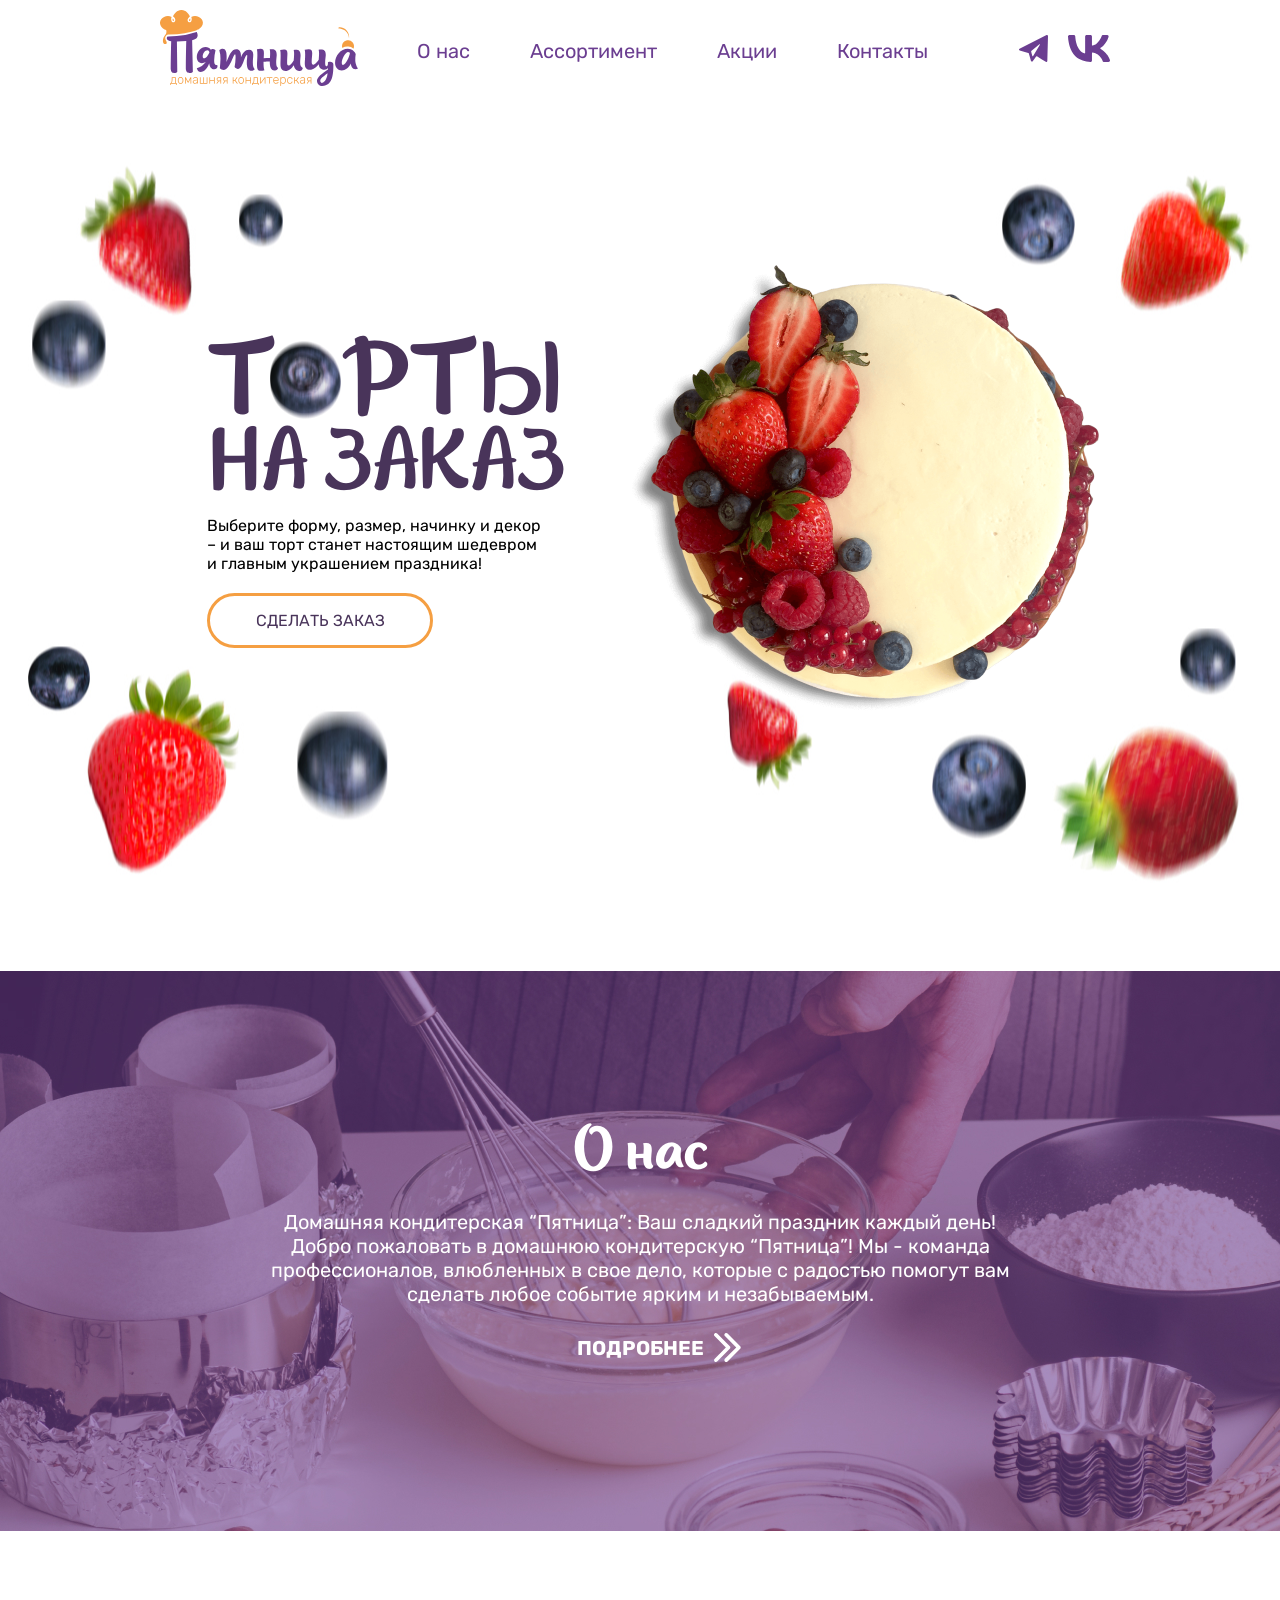
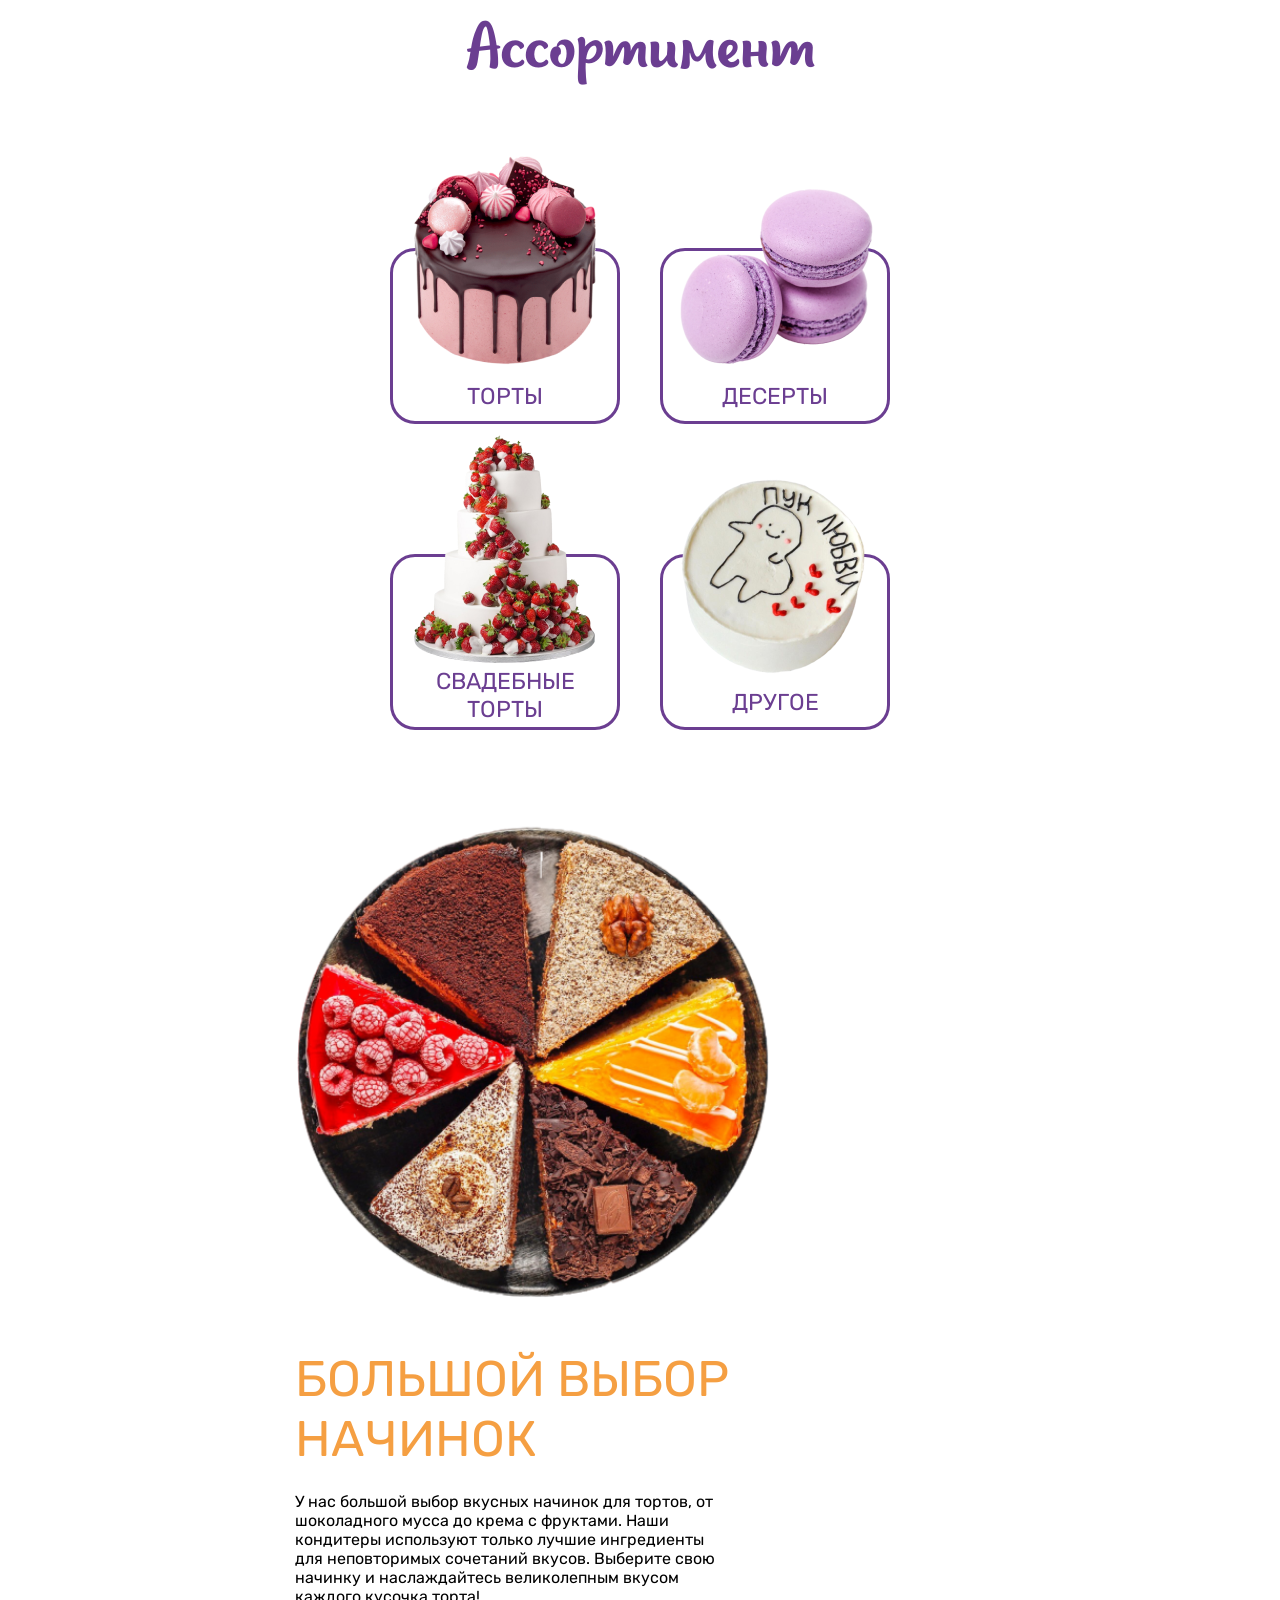
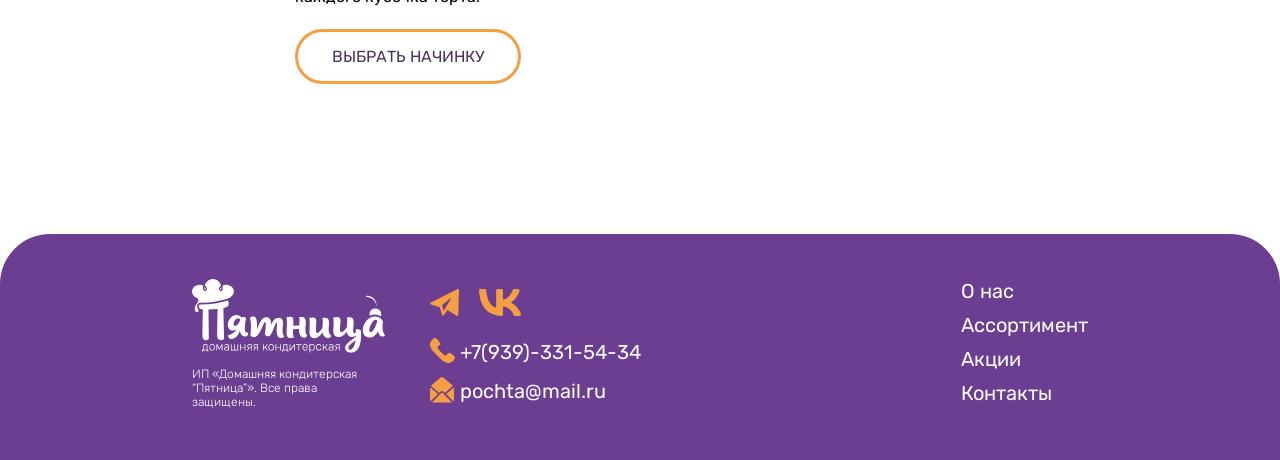
<file: index.html>
<!DOCTYPE HTML>
<html lang="ru">
  <head>
    <meta charset="UTF-8">
    <title>Домашняя кондитерская "Пятница"</title>
    <link rel="stylesheet" type="text/css" href="css/style.css" />
    <link rel="preconnect" href="https://fonts.googleapis.com">
    <link rel="preconnect" href="https://fonts.gstatic.com" crossorigin>
    <link rel="stylesheet" type="text/css" href="css/fonts.css" />
    <link href="https://fonts.googleapis.com/css2?family=Rubik:ital,wght@0,300..900;1,300..900&display=swap" rel="stylesheet">
  </head>
  <body class="page">
    <header class="page-header">
      <nav class="main-nav">
        <a href="index.html" class="logo">
          <img src="img/logo.svg" alt="Логотип Пятница" width="198" height="76">
        </a>
        <ul class="site-navigation">
          <li class="site-navigation-item">
            <a href="about.html">О нас</a>
          </li>
          <li class="site-navigation-item">
            <a href="catalog.html">Ассортимент</a>
          </li>
          <li class="site-navigation-item">
            <a href="sales.html">Акции</a>
          </li>
          <li class="site-navigation-item">
            <a href="contacts.html">Контакты</a>
          </li>
        </ul>
        <ul class="soc-icons">
          <li class="nav-telegram">
            <a href="#"><img src="img/tg.svg" alt="Телеграм"></a>
          </li>
          <li class="nav-vkontakte">
            <a href="#"><img src="img/vk.svg" alt="Вконтакте"></a>
          </li>
        </ul>
      </nav>
      <section class="hero">
        <div class="hero-text">
          <h1><span class="hero-big">Т<span class="invise">О</span>РТЫ</span> НА ЗАКАЗ</h1>
          <p class="hero-info">
            Выберите форму, размер, начинку и декор – и ваш торт станет настоящим шедевром и главным украшением праздника!
          </p>
          <button type="button" name="button-order" class="button-order" id="button-order">СДЕЛАТЬ ЗАКАЗ</button>
        </div>
        <div class="hero-img">
          <img src="img/index_cake.png" alt="Торт">
        </div>
      </section>
    </header>
    <main class="main-content">
      <section class="about-us">
          <div class="about-us-content">
            <h2>О нас</h2>
            <p class="about-us-text">
              Домашняя кондитерская “Пятница”: Ваш сладкий праздник каждый день! Добро пожаловать в домашнюю кондитерскую “Пятница”! Мы - команда профессионалов, влюбленных в свое дело, которые с радостью помогут вам сделать любое событие ярким и незабываемым.
            </p>
            <button type="button" name="button-about" class="button-about" id="button-about">ПОДРОБНЕЕ</button>
          </div>
      </section>
      <section class="catalog">
          <h2>Ассортимент</h2>
          <ul class="catalog-cards">
            <li class="catalog-card">
              <button type="button" name="button-catalog" class="button-catalog" id="button-catalog-cakes"><p class="catalog-text">ТОРТЫ</p>
              </button>
            </li>
            <li class="catalog-card">
              <button type="button" name="button-catalog" class="button-catalog" id="button-catalog-desserts"><p class="catalog-text">ДЕСЕРТЫ</p>
              </button>
            </li>
            <li class="catalog-card">
              <button type="button" name="button-catalog" class="button-catalog" id="button-catalog-marry-cakes"><p class="catalog-text">СВАДЕБНЫЕ ТОРТЫ</p>
              </button>
            </li>
            <li class="catalog-card">
              <button type="button" name="button-catalog" class="button-catalog" id="button-catalog-another"><p class="catalog-text">ДРУГОЕ</p>
              </button>
            </li> 
          </ul>
          <div class="catalog-fillings">
            <img src="img/index_nach.png" alt="Начинки" width="520">
            <div class="catalog-fillings-text">
              <h3>БОЛЬШОЙ ВЫБОР НАЧИНОК</h3>
            <p>
              У нас большой выбор вкусных начинок для тортов, от шоколадного мусса до крема с фруктами. Наши кондитеры используют только лучшие ингредиенты для неповторимых сочетаний вкусов. Выберите свою начинку и наслаждайтесь великолепным вкусом каждого кусочка торта!
            </p>
            <button type="button" name="button-order" class="button-order" id="button-catalog-filling">ВЫБРАТЬ НАЧИНКУ</button>
            </div>
          </div>
      </section>
    </main>
    <footer class="main-footer">
      <div class="copyright">
        <a href="index.html" class="logo">
          <img src="img/footer_logo.svg" alt="Логотип Пятница">
        </a>
          <p class="copyright-text">ИП «Домашняя кондитерская “Пятница”». Все права защищены.</p>
        </div>
        <div class="footer_contacts">
          <ul class="soc-icons">
            <li class="footer-telegram">
              <a href="#"><img src="img/footer_tg.svg" alt="Телеграм"></a>
            </li>
            <li class="footer-vkontakte">
              <a href="#"><img src="img/footer_vk.svg" alt="Вконтакте"></a>
            </li>
          </ul>
          <ul class="footer_phone-email">
            <li class="footer_phone">
              <a href="tel:+79393315434">+7(939)-331-54-34</a>
            </li>
            <li class="footer_email"> 
              <a href="mailto:pochta@mail.ru">pochta@mail.ru</a>
            </li>
          </ul>
        </div>
          <ul class="footer_site-navigation">
          <li class="footer_site-navigation-item">
            <a href="about.html">О нас</a>
          </li>
          <li class="footer_site-navigation-item">
            <a href="catalog.html">Ассортимент</a>
          </li>
          <li class="footer_site-navigation-item">
            <a href="sales.html">Акции</a>
          </li>
          <li class="footer_site-navigation-item">
            <a href="contacts.html">Контакты</a>
          </li>
        </ul>
    </footer>
    <script src="js/script_index.js"></script>
  </body>
</html>
</file>
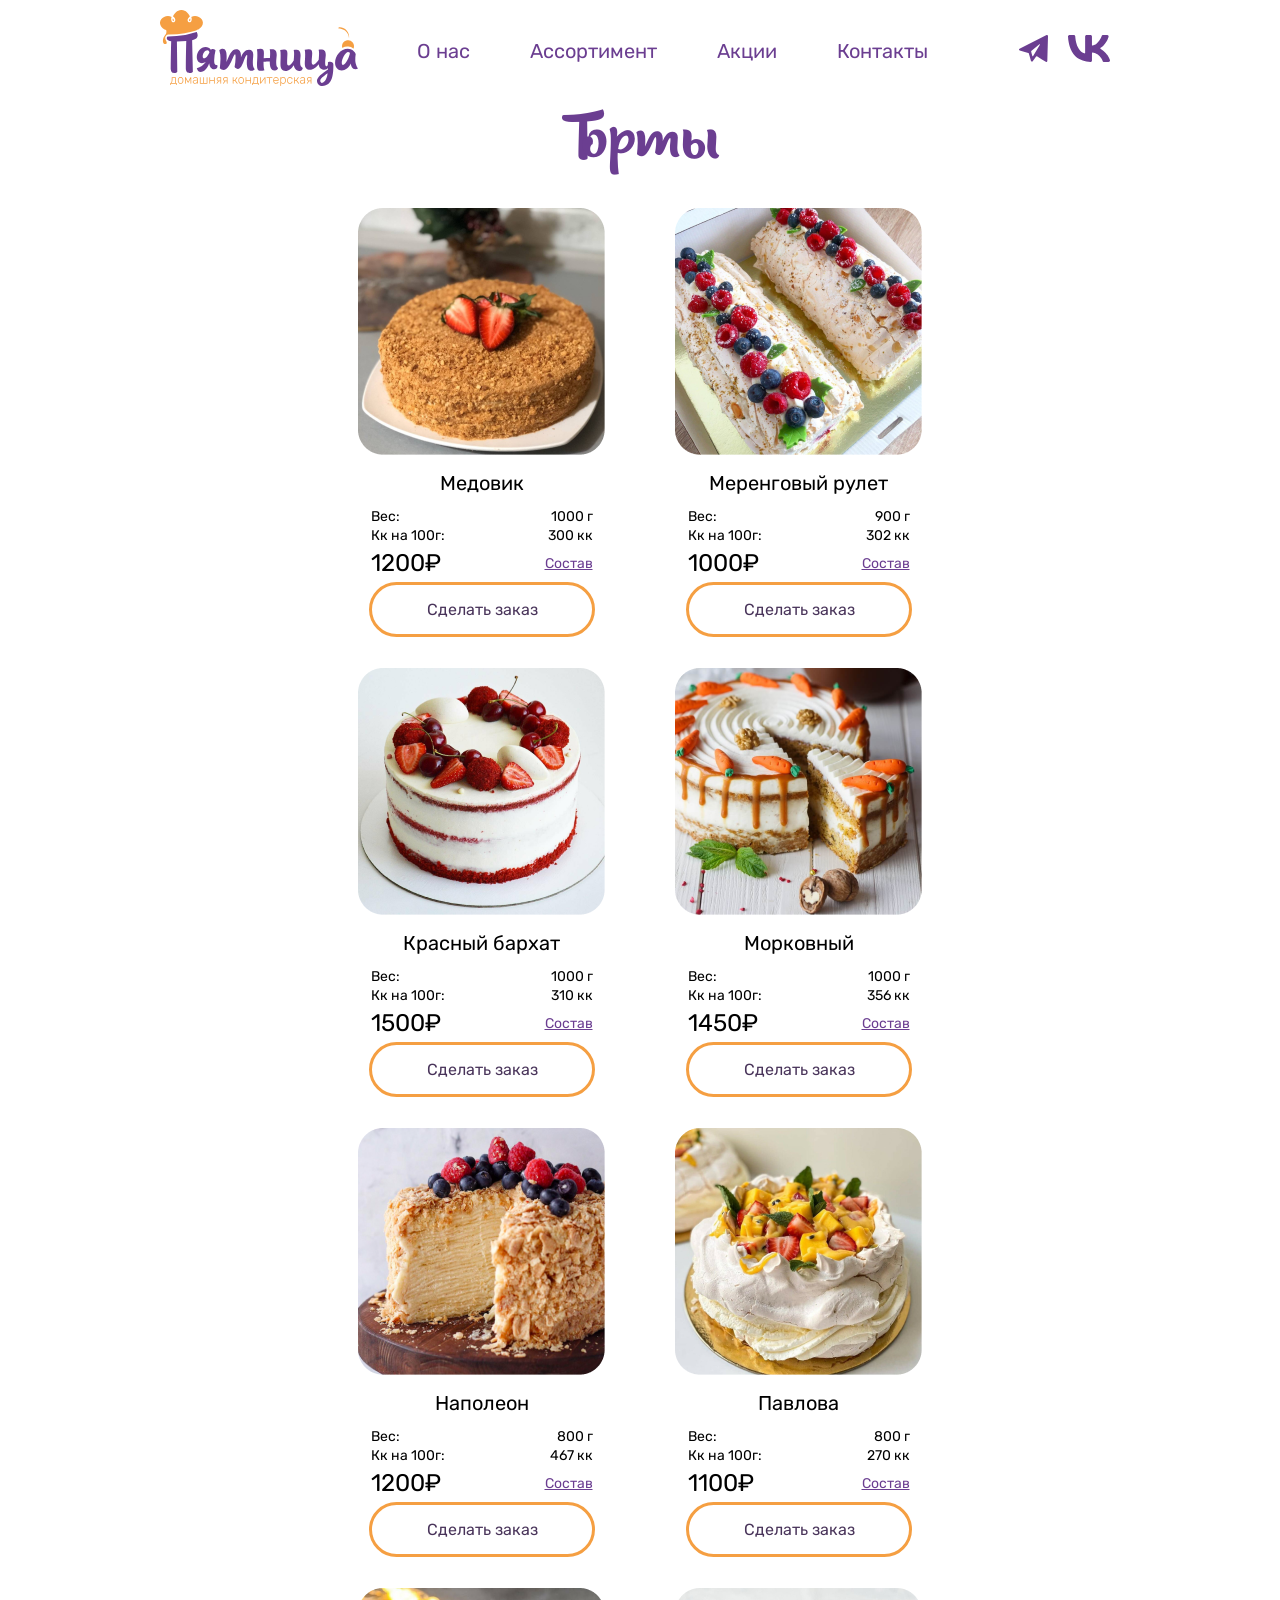
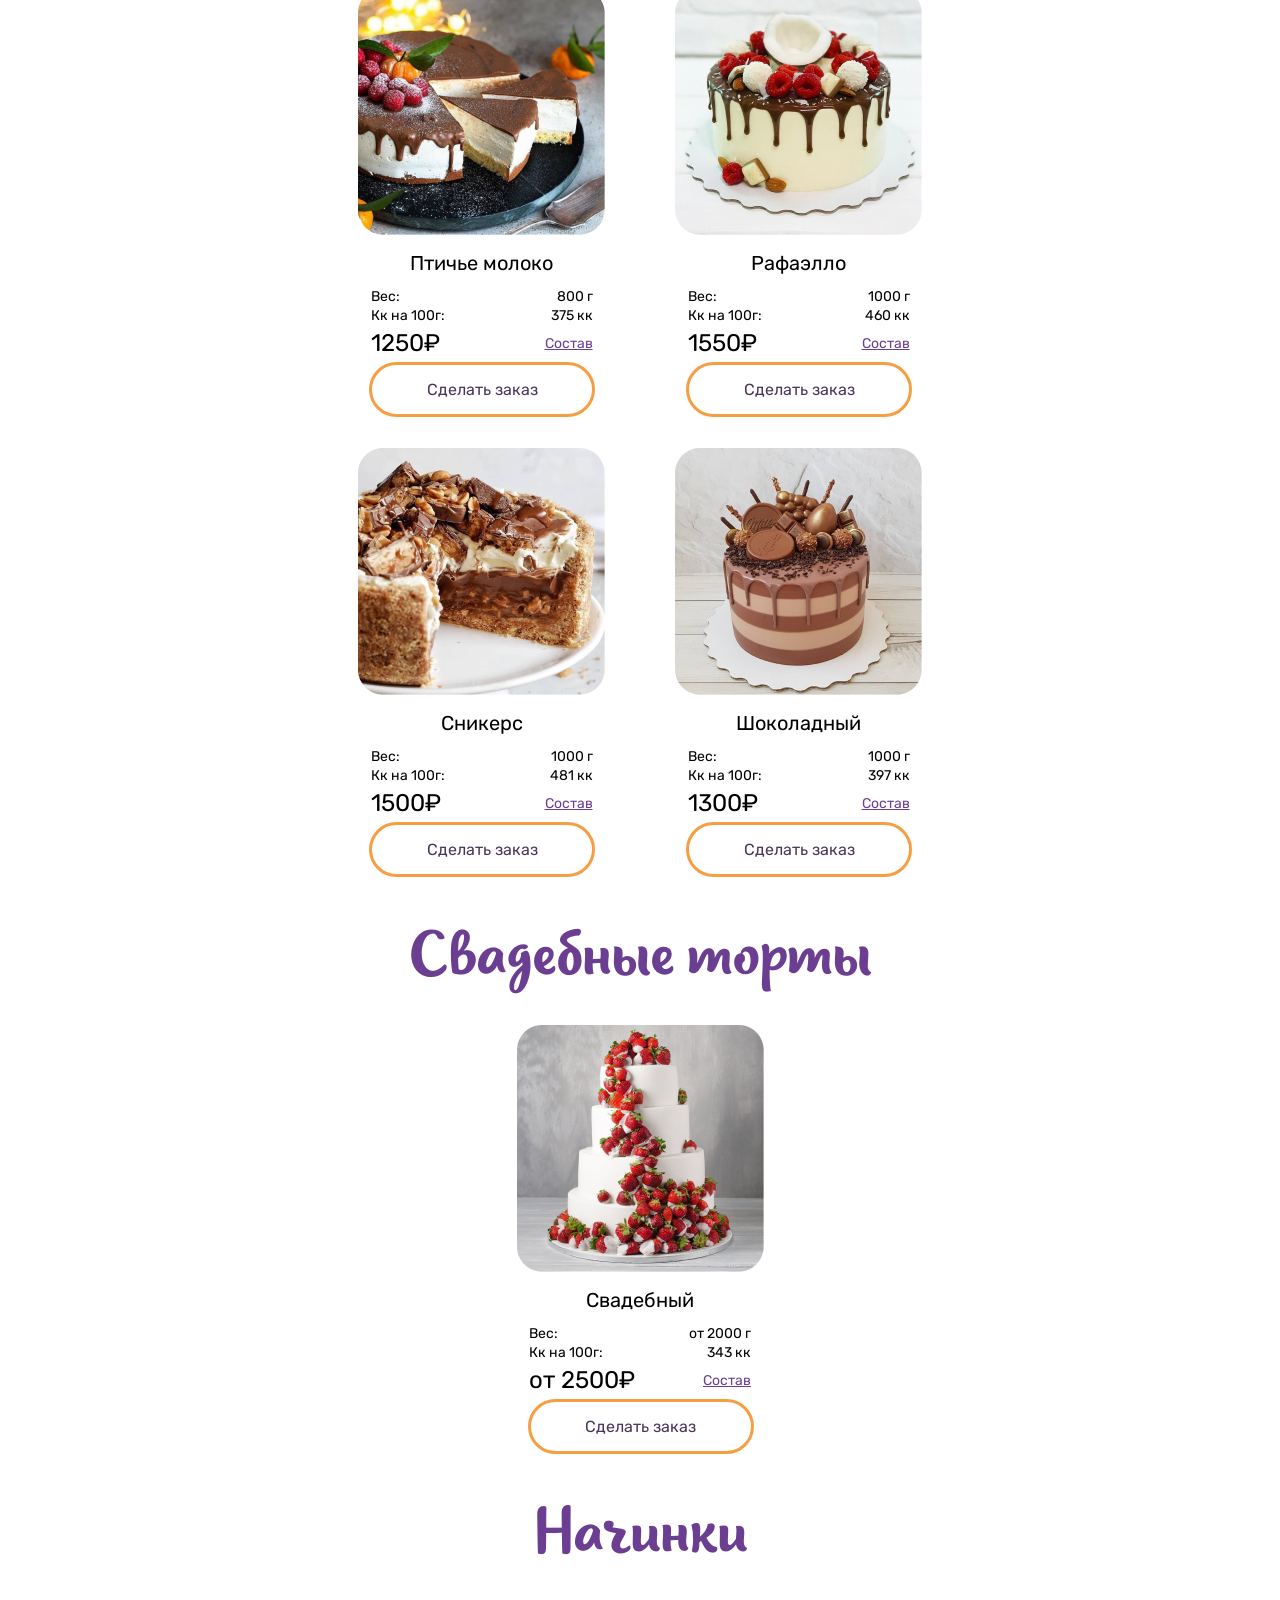
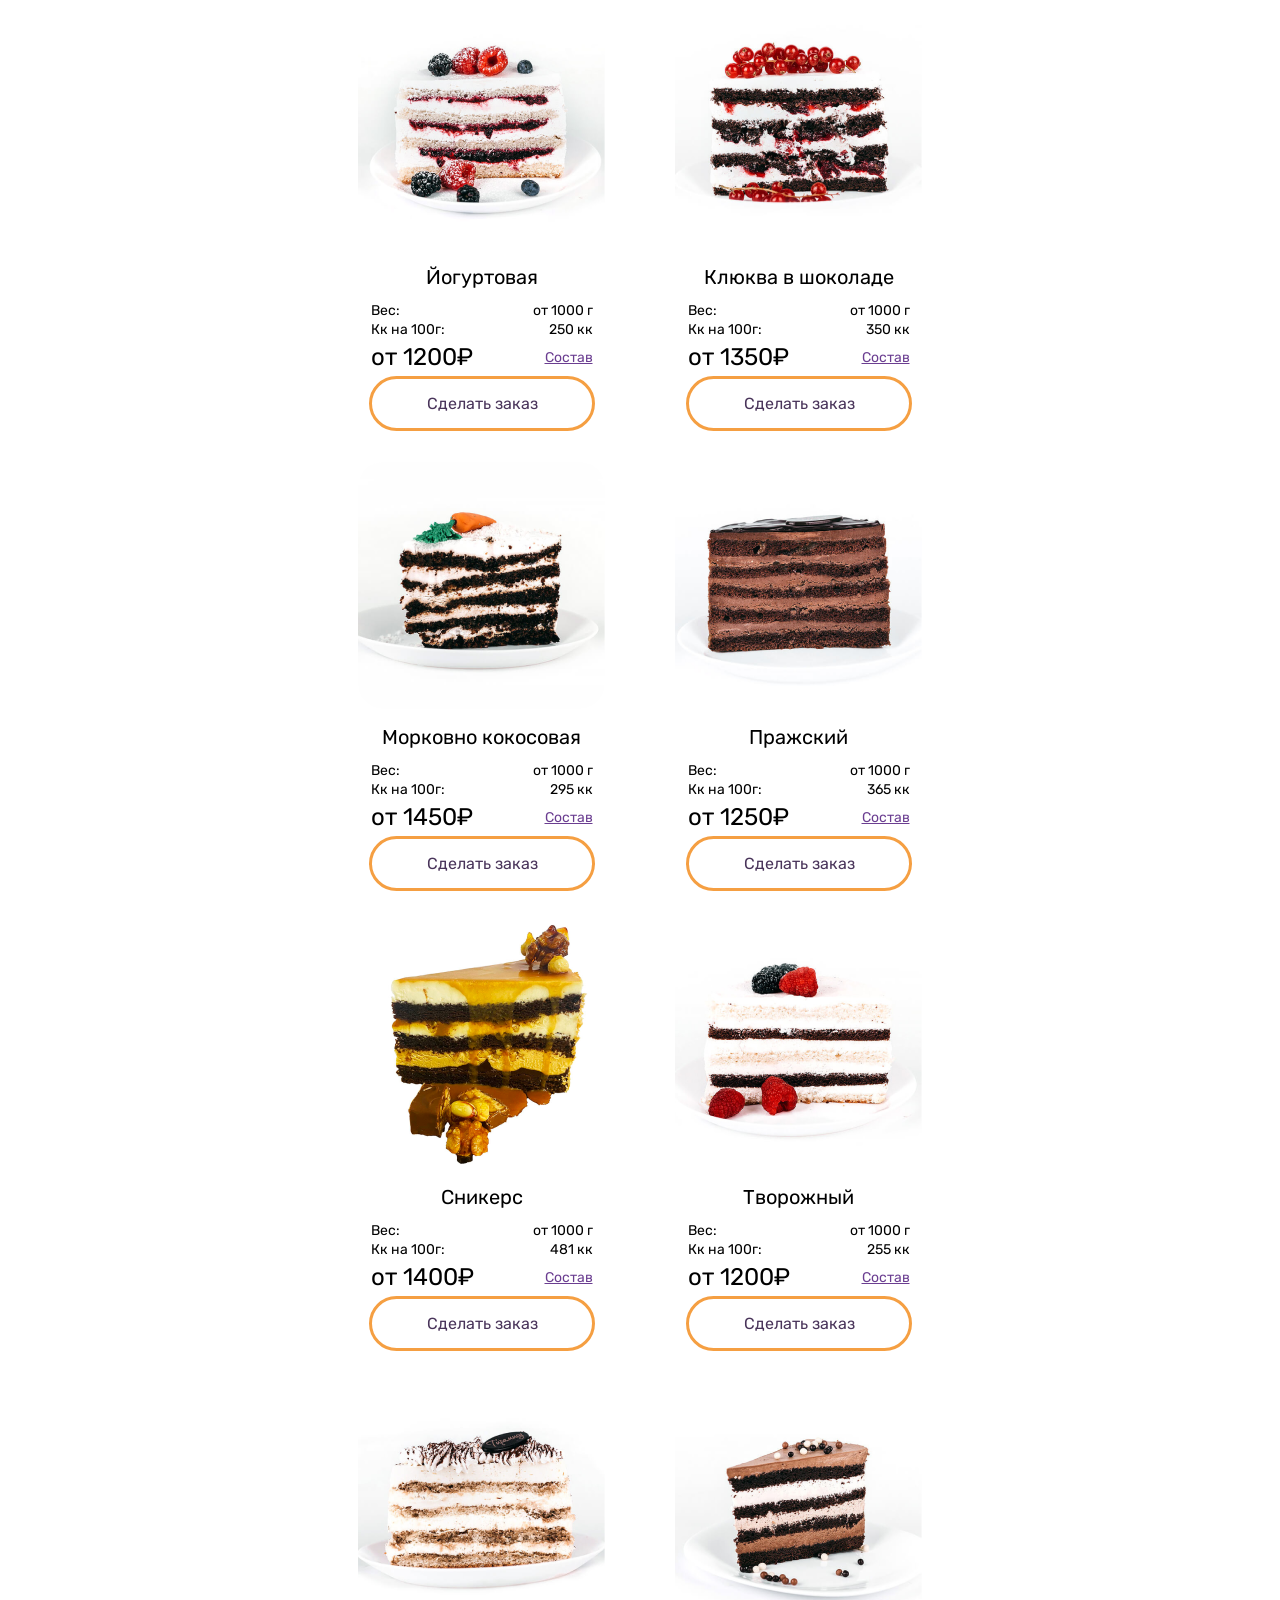
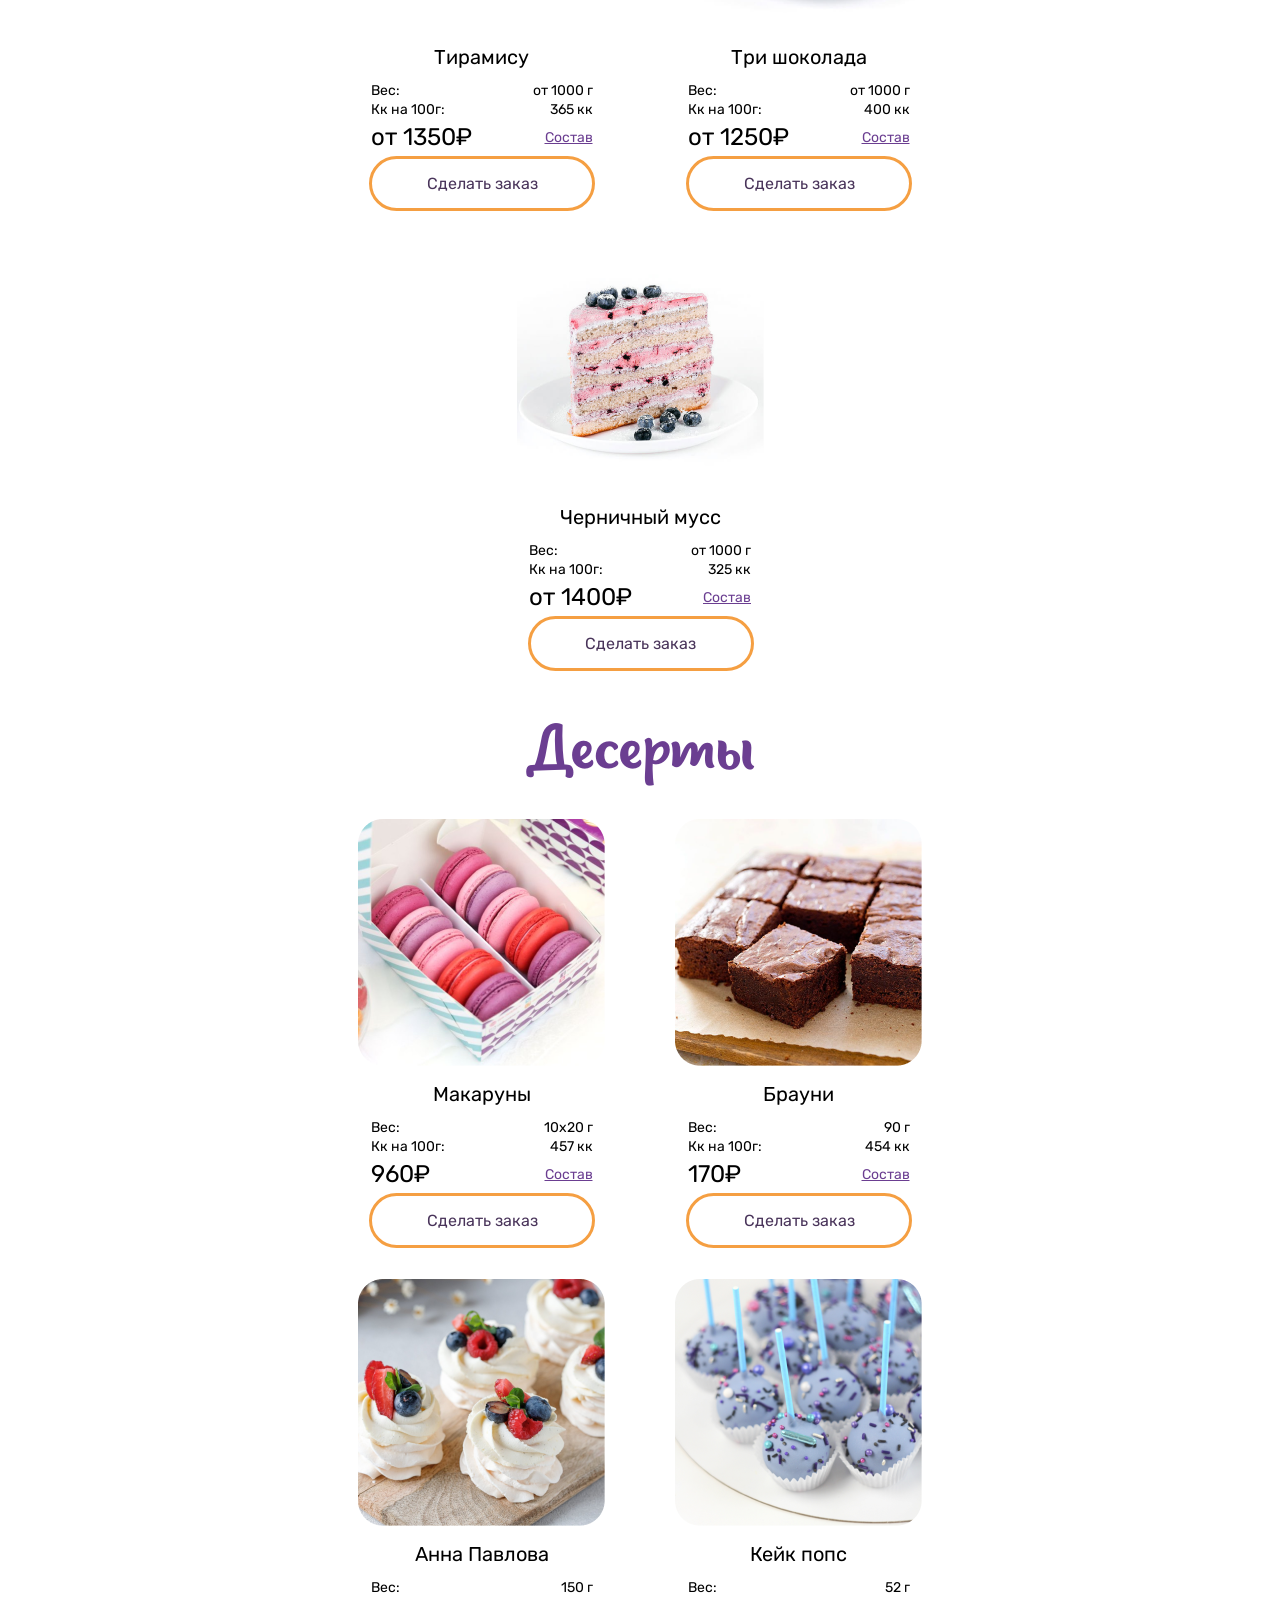
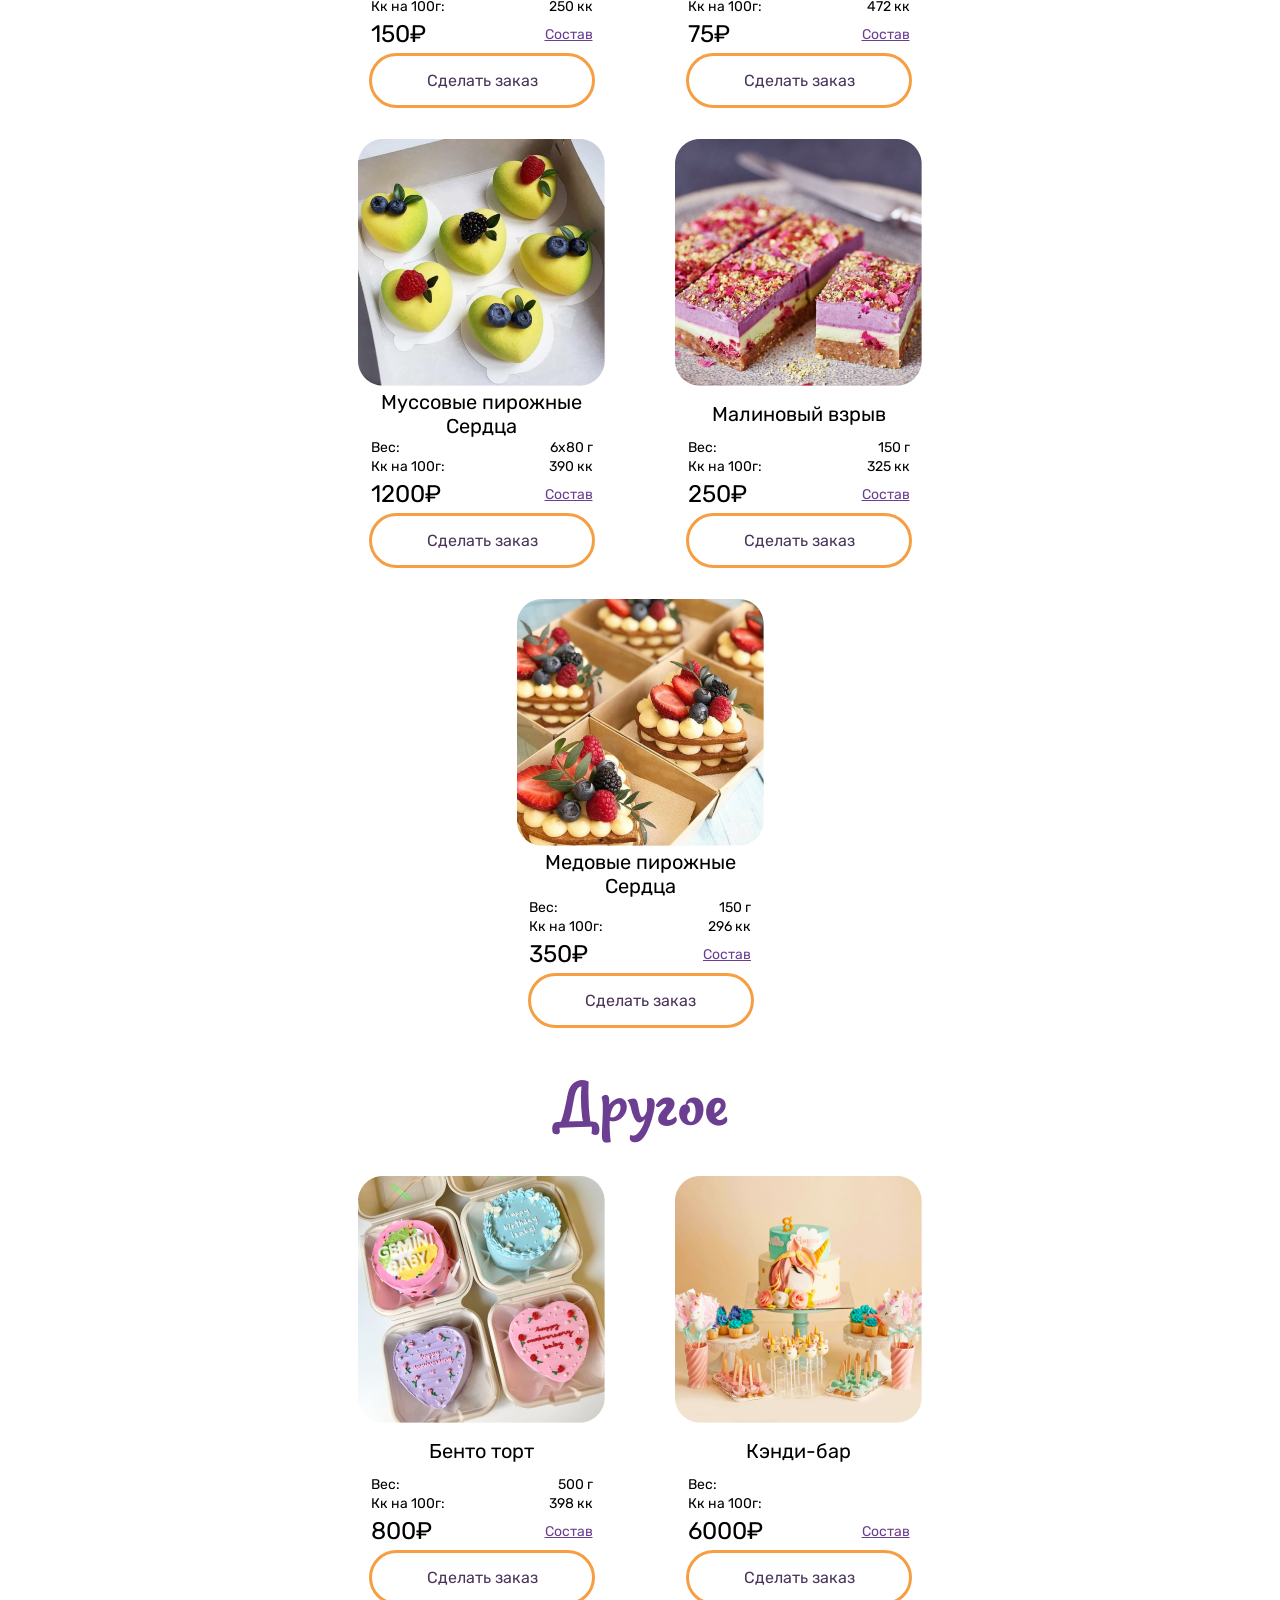
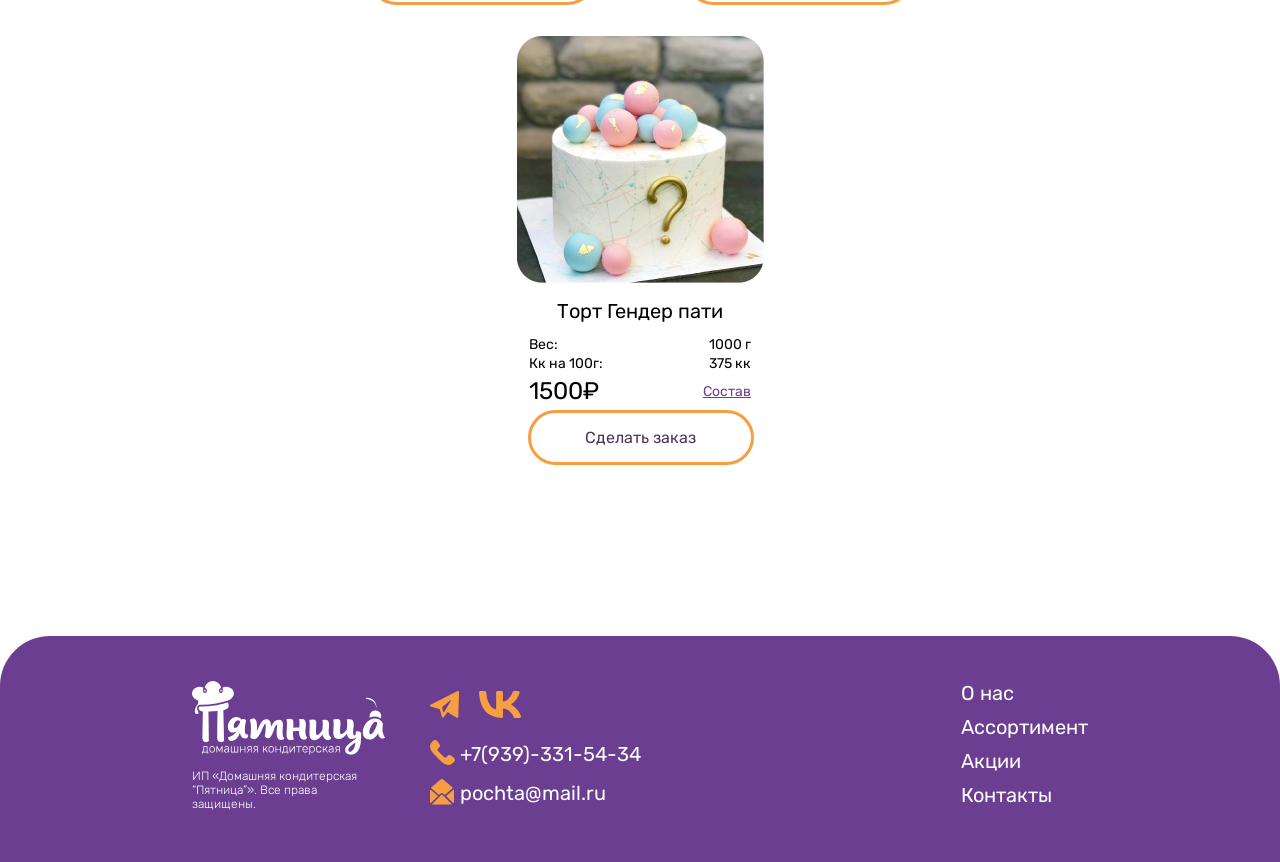
<file: catalog.html>
<!DOCTYPE HTML>
<html lang="ru">
  <head>
    <meta charset="UTF-8">
    <title>Домашняя кондитерская "Пятница"</title>
    <link rel="stylesheet" type="text/css" href="css/style.css" />
    <link rel="preconnect" href="https://fonts.googleapis.com">
    <link rel="preconnect" href="https://fonts.gstatic.com" crossorigin>
    <link rel="stylesheet" type="text/css" href="css/fonts.css" />
    <link href="https://fonts.googleapis.com/css2?family=Rubik:ital,wght@0,300..900;1,300..900&display=swap" rel="stylesheet">
  </head>
  <body class="page">
    <header class="page-header">
      <nav class="main-nav">
        <a href="index.html" class="logo">
          <img src="img/logo.svg" alt="Логотип Пятница" width="198" height="76">
        </a>
        <ul class="site-navigation">
          <li class="site-navigation-item">
            <a href="about.html">О нас</a>
          </li>
          <li class="site-navigation-item">
            <a href="catalog.html">Ассортимент</a>
          </li>
          <li class="site-navigation-item">
            <a href="sales.html">Акции</a>
          </li>
          <li class="site-navigation-item">
            <a href="contacts.html">Контакты</a>
          </li>
        </ul>
        <ul class="soc-icons">
          <li class="nav-telegram">
            <a href="#"><img src="img/tg.svg" alt="Телеграм"></a>
          </li>
          <li class="nav-vkontakte">
            <a href="#"><img src="img/vk.svg" alt="Вконтакте"></a>
          </li>
        </ul>
      </nav>
    </header>
    <main class="main-content">
      <section class="assortiment">
        <div class="cakes">
          <h2>Торты</h2>
          <ul class="cakes-cards">

          </ul>
        </div>
        <div class="marry-cakes" id="marry_cakes-cards">
          <h2>Свадебные торты</h2>
          <ul class="marry_cakes-cards">
            
          </ul>
        </div>
        <div class="fillings" id="fillings-cards">
          <h2>Начинки</h2>
          <ul class="fillings-cards">
           
          </ul>
        </div>
        <div class="desserts" id="desserts-cards">
          <h2>Десерты</h2>
          <ul class="desserts-cards">
           
          </ul>
        </div>
        <div class="another" id="another-cards">
          <h2>Другое</h2>
          <ul class="another-cards"> 
            
          </ul>
        </div>
      </section>
    </main>
    <footer class="main-footer">
      <div class="copyright">
        <a href="index.html" class="logo">
          <img src="img/footer_logo.svg" alt="Логотип Пятница">
        </a>
          <p class="copyright-text">ИП «Домашняя кондитерская “Пятница”». Все права защищены.</p>
        </div>
        <div class="footer_contacts">
          <ul class="soc-icons">
            <li class="footer-telegram">
              <a href="#"><img src="img/footer_tg.svg" alt="Телеграм"></a>
            </li>
            <li class="footer-vkontakte">
              <a href="#"><img src="img/footer_vk.svg" alt="Вконтакте"></a>
            </li>
          </ul>
          <ul class="footer_phone-email">
            <li class="footer_phone">
              <a href="tel:+79393315434">+7(939)-331-54-34</a>
            </li>
            <li class="footer_email"> 
              <a href="mailto:pochta@mail.ru">pochta@mail.ru</a>
            </li>
          </ul>
        </div>
          <ul class="footer_site-navigation">
          <li class="footer_site-navigation-item">
            <a href="about.html">О нас</a>
          </li>
          <li class="footer_site-navigation-item">
            <a href="catalog.html">Ассортимент</a>
          </li>
          <li class="footer_site-navigation-item">
            <a href="sales.html">Акции</a>
          </li>
          <li class="footer_site-navigation-item">
            <a href="contacts.html">Контакты</a>
          </li>
        </ul>
    </footer>
    <script src="js/script_catalog.js" defer></script>
  </body>
</html>
</file>
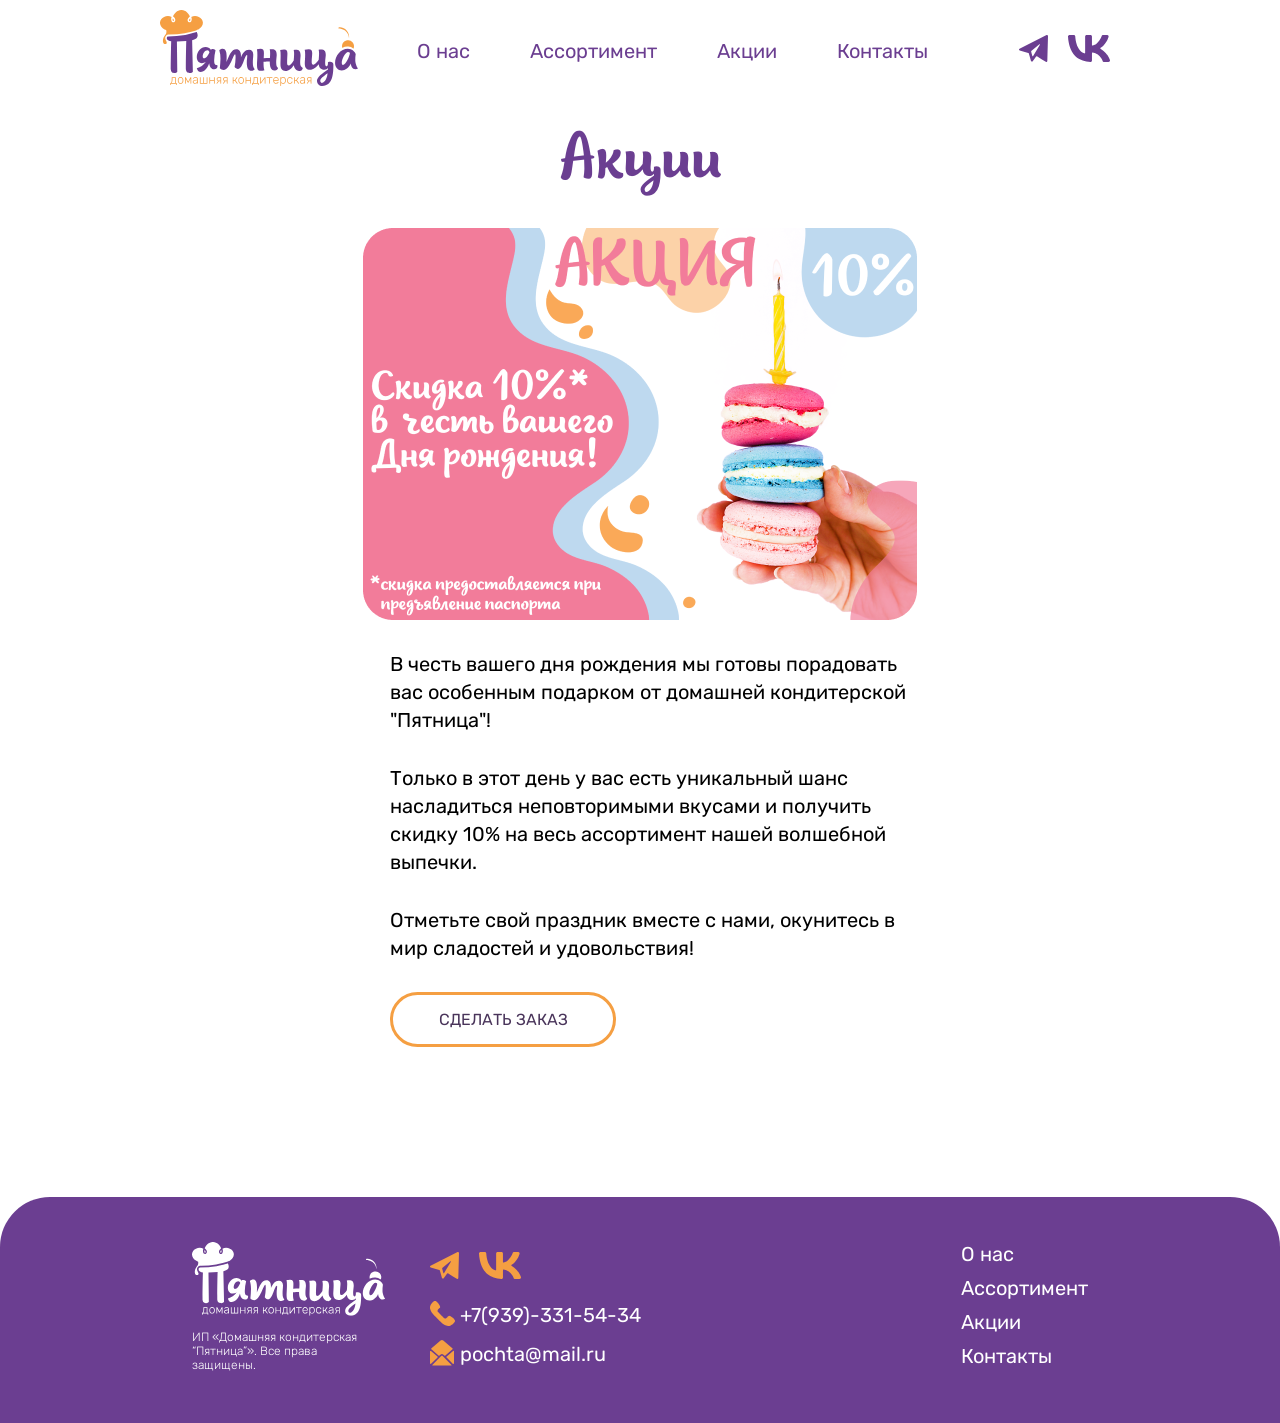
<file: sales.html>
<!DOCTYPE HTML>
<html lang="ru">
  <head>
    <meta charset="UTF-8">
    <title>Домашняя кондитерская "Пятница"</title>
    <link rel="stylesheet" type="text/css" href="css/style.css" />
    <link rel="preconnect" href="https://fonts.googleapis.com">
    <link rel="preconnect" href="https://fonts.gstatic.com" crossorigin>
    <link rel="stylesheet" type="text/css" href="css/fonts.css" />
    <link href="https://fonts.googleapis.com/css2?family=Rubik:ital,wght@0,300..900;1,300..900&display=swap" rel="stylesheet">
  </head>
  <body class="page">
    <header class="page-header">
      <nav class="main-nav">
        <a href="index.html" class="logo">
          <img src="img/logo.svg" alt="Логотип Пятница" width="198" height="76">
        </a>
        <ul class="site-navigation">
          <li class="site-navigation-item">
            <a href="about.html">О нас</a>
          </li>
          <li class="site-navigation-item">
            <a href="catalog.html">Ассортимент</a>
          </li>
          <li class="site-navigation-item">
            <a href="sales.html">Акции</a>
          </li>
          <li class="site-navigation-item">
            <a href="contacts.html">Контакты</a>
          </li>
        </ul>
        <ul class="soc-icons">
          <li class="nav-telegram">
            <a href="#"><img src="img/tg.svg" alt="Телеграм"></a>
          </li>
          <li class="nav-vkontakte">
            <a href="#"><img src="img/vk.svg" alt="Вконтакте"></a>
          </li>
        </ul>
      </nav>
    </header>
    <main class="main-content">
      <section class="sales">
        <h2>Акции</h2>
        <div class="sale-birthday">
          <img src="img/sale.png" alt="Акция">
          <div class="sales-text">
          <p class="text">
            В честь вашего дня рождения мы готовы порадовать вас особенным подарком от домашней кондитерской "Пятница"!
          </p>
          <p class="text">
            Только в этот день у вас есть уникальный шанс насладиться неповторимыми вкусами и получить скидку 10% на весь ассортимент нашей волшебной выпечки.
          </p>
          <p class="text">
            Отметьте свой праздник вместе с нами, окунитесь в мир сладостей и удовольствия!
          </p>
        <button type="button" name="button-order" class="button-order" id="button-order">СДЕЛАТЬ ЗАКАЗ</button>
        </div>
        </div>
      </section>
    </main>
    <footer class="main-footer">
      <div class="copyright">
        <a href="index.html" class="logo">
          <img src="img/footer_logo.svg" alt="Логотип Пятница">
        </a>
          <p class="copyright-text">ИП «Домашняя кондитерская “Пятница”». Все права защищены.</p>
        </div>
        <div class="footer_contacts">
          <ul class="soc-icons">
            <li class="footer-telegram">
              <a href="#"><img src="img/footer_tg.svg" alt="Телеграм"></a>
            </li>
            <li class="footer-vkontakte">
              <a href="#"><img src="img/footer_vk.svg" alt="Вконтакте"></a>
            </li>
          </ul>
          <ul class="footer_phone-email">
            <li class="footer_phone">
              <a href="tel:+79393315434">+7(939)-331-54-34</a>
            </li>
            <li class="footer_email"> 
              <a href="mailto:pochta@mail.ru">pochta@mail.ru</a>
            </li>
          </ul>
        </div>
          <ul class="footer_site-navigation">
          <li class="footer_site-navigation-item">
            <a href="about.html">О нас</a>
          </li>
          <li class="footer_site-navigation-item">
            <a href="catalog.html">Ассортимент</a>
          </li>
          <li class="footer_site-navigation-item">
            <a href="sales.html">Акции</a>
          </li>
          <li class="footer_site-navigation-item">
            <a href="contacts.html">Контакты</a>
          </li>
        </ul>
    </footer>
    <script src="js/script_sales.js"></script>
  </body>
</html>
</file>
<file: css/style.css>
* {
	padding: 0;
	margin: 0;
	font-family: Rubik, sans-serif;
}

h1 {
	font-weight: normal;
	font-family: "Lifehack Basic";
	font-size: 84px;
	color: #49345A;
}
h2 {
	font-weight: normal;
	font-family: "Lifehack Basic";
	font-size: 64px;
	color: #6B3E91;
	text-align: center;
}
h3 {
	font-weight: normal;
	font-size: 23px;
	color: #6B3E91;
}
h4 {
    display: flex;
    justify-content: center;
    align-items: center;
    font-weight: normal;
    font-size: 20px;
    color: black;
    text-align: center;
    height: 47px;
    padding: 0;
}
a {
	text-decoration: none;
}
ul {
	list-style-type: none;
}
.main-nav {
	width: 75%;
	margin: 10px auto;
	display: flex;
	justify-content: space-between;
	align-items: center;
	font-size: 20px;
}

.site-navigation {
	width: 60%;
	display: flex;
	margin-right: auto;
	margin-left: 3%;
}
.site-navigation-item {
	margin: 0 30px;
}
.site-navigation-item a {
	color: #6B3E91;
	transition: 0.3s;
}
.site-navigation-item a:hover, .site-navigation-item a:focus {
	color: #F59F42;
	transition: 0.3s;
}
.soc-icons {
	display: flex;
	width: 111px;
}
.soc-icons li {
	margin: 10px;
}
.hero {
	width: 100%;
	height: 780px;
	margin: 50px auto;
	background-image: url(../img/index_berry.jpg);
	display: flex;
	background-repeat: no-repeat;
	background-position: center;
	justify-content: center;
}
.hero-text {
	width: 365px;
	margin-top: 200px;
}
.hero-info {
	width: 338px;
	margin-bottom: 20px;
}
.button-order {
	width: 226px;
	height: 55px;
	border: 3px solid #F59F42;
	background-color: #fff;
	border-radius: 32px;
	font-size: 16px;
	color: #49345A;
	cursor: pointer;
	transition: 0.5s;
}
.button-order:hover, .button-order:focus {
	background-color: #F59F42;
	color: #fff;
	transition: 0.5s;
}
.hero-text h1 {
	line-height: 90%;
	margin-bottom: 15px;
}
.invise {
	opacity: 0;
}
.hero-text h1::before {
	content: url(../img/index_blue.png);
	position: absolute;
	transform: translateX(63px);
}
.hero-img {
	margin-top: 120px;
	position: relative;
	transform: translateX(80px);
}
.hero-big {
	font-family: "Lifehack Basic";
	font-size: 100px;
}
.about-us {
	background-image: url(../img/index_about.jpg);
	background-repeat: no-repeat;
	background-position: center;
	width: 100%;
	height: 560px;
	margin: 0 auto;
	display: flex;
	justify-content: center;
}
.about-us-content {
	margin: auto;
	width: 750px;
}
.about-us-text {
	font-size: 20px;
	color: white;
	text-align: center;
}
.about-us-content h2 {
	color: white;
	margin-bottom: 20px;
}
.button-about  {
  font-size: 20px;
  font-weight: bold;
  border: none;
  background-color: transparent;
  color: white;
  margin-top: 20px;
  align-items: center;
  cursor: pointer;
  display: block;
  margin: 30px auto;
  width: 180px;
}
.button-about::after {
  content: url(../img/index_arrow.svg);
  position: absolute;
  transform: translateY(-3px) translateX(10px);
}
.catalog {
    width: 57%;
    margin: 80px auto 0 auto;
}
.catalog-cards {
    display: flex;
    justify-content: center;
    flex-wrap: nowrap;
    margin-top: 140px;
}
.button-catalog {
    height: 176px;
    width: 230px;
    border-radius: 25px;
    border: 3px solid #6B3E91;
    margin-bottom: 150px;
    transition: 0.3s;
    cursor: pointer;
    color: #6B3E91;
    background-color: white;
    margin: 20px 20px 110px 20px;
}
.button-catalog:hover, .button-catalog:focus {
    border: 3px solid #F59F42;
    transition: 0.3s;
    color: #F59F42;
}
.catalog-text {
    text-align: center;
    width: 170px;
    margin: 120px auto 0px auto;
    font-size: 23px;
}
#button-catalog-marry-cakes .catalog-text {
    margin: 105px auto 0px auto;
}
#button-catalog-cakes::before {
    content: url(../img/index_cakes.png);
    position: absolute;
    transform: translate(-100px,-120px);
}
#button-catalog-desserts::before {
    content: url(../img/index_macaron.png);
    position: absolute;
    transform: translate(-100px,-80px);
}
#button-catalog-marry-cakes::before {
    content: url(../img/index_marry-cake.png);
    position: absolute;
    transform: translate(-120px,-130px);
}
#button-catalog-another::before {
    content: url(../img/index_bento-cake.png);
    position: absolute;
    transform: translate(-120px,-110px);
}
.catalog-fillings {
	display: flex;
	margin: 0 auto;
	flex-wrap: wrap;
	margin-top: -30px;
}
.catalog-fillings-text {
	margin-top: 30px;
	margin-left: 20px;
}
.catalog-fillings-text h3 {
	font-family: Rubik;
	font-size: 50px;
	font-weight: normal;
	color: #F59F42;
	margin-bottom: 23px;
	width: 440px;
}
.catalog-fillings-text p {
	margin-bottom: 23px;
	width: 440px;
}
.main-footer {
	background-color: #6B3E91;
	border-radius: 50px 50px 0 0;
	padding: 45px 15%;
	display: flex;
	margin-top: 150px;
}
.copyright-text {
	color: white;
	font-size: 12px;
	width: 178px;
	margin-top: 10px;
	margin-right: 160px;
	font-weight: 300;
}
.footer_phone-email a {
	color: white;
	font-size: 20px;
	transition: 0.3s;
}
.footer_phone-email a:hover, .footer_phone-email a:focus {
	color: #F59F42;
	transition: 0.3s;
}
.footer_phone-email li {
	margin-top: 15px;
	font-weight: 400;
}
.footer_site-navigation a {
	color: white;
	font-weight: 400;
	font-size: 20px;
	transition: 0.3s;
}
.footer_site-navigation a:hover, .footer_site-navigation a:focus {
	color: #F59F42;
	transition: 0.3s;
}
.footer_site-navigation li {
	margin-bottom: 10px;
}
.footer_contacts {
	width: 30%;
	justify-content: space-between;
}
.footer_phone::before {
	content: url(../img/footer_phone.svg);
	position: absolute;
	transform: translate(-30px, -2px);
}
.footer_email::before {
	content: url(../img/footer_email.svg);
	position: absolute;
	transform: translate(-30px, -2px);
}
.footer_contacts .soc-icons {
	margin-left: -40px;
	margin-bottom: -5px;
}
.footer_site-navigation {
	margin-left: auto;
}


.about-text {
	width: 63%;
	margin: 20px auto;
	font-size: 20px;
	text-align: center;
}
.about-text p {
	margin-top: 30px;
}

video {
	width: 100%;
}

.comments {
	margin-top: 100px;
	margin-bottom: -80px;
}
.comments-boxes {
    display: flex;
    margin: 30px auto;
    width: 55%;
    align-items: center;
    justify-content: center;
}
.comment {
    width: 270px;
    height: 380px;
    border: 3px solid #6B3E91;
    border-radius: 20px;
    padding: 20px;
    margin: 50px 20px;
    display: flex;
    flex-direction: column;
}
.comment_text {
    font-family: Rubik;
    font-size: 18px;
    color: black;
}
.author-name {
    font-family: Rubik;
    font-size: 23px;
    width: 50%;
    margin-top: 10px;
    color: #6B3E91;
}
.author {
    margin-top: auto;
}
.comment:nth-child(1)::before {
    content: url(../img/stars-1.svg);
    position: absolute;
    transform: translate(55px, -60px);
}
.comment:nth-child(2)::before {
    content: url(../img/stars-2.svg);
    position: absolute;
    transform: translate(55px, -60px);
}
.comment:nth-child(3)::before {
    content: url(../img/stars-3.svg);
    position: absolute;
    transform: translate(55px, -60px);
}



.cards-info {
    margin: 0 auto;
    display: flex;
    flex-wrap: wrap;
    width: 65%;
}
.center{
    width: 270px;
    height: 270px;
    margin: auto;
}

.card{
    cursor: pointer;
    margin-top: 80px;
}
.card h3 {
	margin-top: 10px;
}
.front,
.back{
    overflow: hidden;
    backface-visibility: hidden;
    position: absolute;
    transition: transform 0.4s linear;

    border: 3px solid #6B3E91;
    border-radius: 30px;
    width: 270px;
    height: 270px;
}

.front{
    transform: perspective(600px) rotateY(0deg);
    background-color: white;
}

.back{
    transform: perspective(600px) rotateY(180deg);
    background-color: white;
}

.front-content, .back-content {
    text-align: center;
    color: #6B3E91;
    display: flex;
    flex-direction: column;
    justify-content: center;
    align-items: center;
    height: 100%;
    width: 90%;
    margin: 0 auto;
    font-size: 20px;
}

.card:hover > .front{
    transform: perspective(600px) rotateY(-180deg);
}
.card:hover > .back{
    transform: perspective(600px) rotateY(0deg);
}



.assortiment {
	width: 70%;
	justify-content: center;
	margin: 0 auto;
}
.cakes-cards, .marry_cakes-cards, .fillings-cards, .desserts-cards, .another-cards {
	display: flex;
	flex-wrap: wrap;
	margin: 20px auto;
}
.cakes-card {
	width: 247px;
	height: 440px;
	padding: 0;
	margin: 10px 35px;
}
.cakes-card .button-order {
	margin-left: 11px;
}
.button-struc {
	background-color: transparent;
	border: none;
	font-size: 14px;
	color: #6B3E91;
	text-decoration: underline;
	cursor: pointer;
	float: right;
}
.info {
	display: flex;
	width: 222px;
	justify-content: space-between;
	margin: 2px auto;
	font-size: 14px;
}
.cake-price {
	width: 200px;
	margin: 3px auto;
	font-size: 24px;
}
.composition-text {
	position: absolute;
	width: 200px;
	height: 240px;
	background-color: white;
	border: 2px solid #6B3E91;
	transform: translate(40px, -310px);
	padding: 10px;
	border-radius: 20px;
}
.composition-arrow {
	position: absolute;
	transform: translate(80px, -80px);
	color: white;
}
.composition-arrow::after {
	content: " ";
	width: 20px;
	height: 20px;
	background-color: white;
	position: absolute;
	transform: translate(90px, 23px) rotate(45deg);
	border-bottom: 2px solid #6B3E91;
	border-right: 2px solid #6B3E91;
}



.sales {
	margin: 30px auto;
}
.sale-birthday {
	display: flex;
	align-items: center;
	margin: 0 auto;
	width: 1140px;
}
.sales h2 {
	margin-bottom: 30px;
}
.sales-text p {
	font-size: 20px;
	margin-bottom: 30px;
	line-height: 140%;
}
.sales-text {
	margin-left: 4%;
}



.contacts-info {
	width: 850px;
	height: 437px;
	position: relative;
	margin: 0 auto -200px auto;
	transform: translateY(-120px);
	background-color: #F59F42;
	border-radius: 30px;
	display: flex;
}
.contacts-info p, .contacts-info h3, .contacts-info a {
	color: white;
}
.contacts-info p, .contacts-info a {
	font-size: 20px;
}
.contacts-info p {
	margin-top: 20px;
	width: 80%;
	line-height: 140%;
}
.contacts-info div {
	padding: 30px;
}
.contacts-items {
	margin-top: 90px;
}
.contacts-item {
	margin: 20px 40px;
	width: 60%;
}
.contacts-item:first-child::before {
	content: url(../img/contacts_email.svg);
	position: absolute;
	transform: translateX(-40px) translateY(-5px);
}
.contacts-item:nth-child(2)::before {
	content: url(../img/contacts_phone.svg);
	position: absolute;
	transform: translateX(-40px);
}
.contacts-item:nth-child(3)::before {
	content: url(../img/contacts_loc.svg);
	position: absolute;
	transform: translateX(-40px) translateY(5px);
}
.contacts-form {
	width: 80%;
	background-color: white;
	border-radius: 30px;
	border: 3px solid #F59F42;
}
.contacts-form input, .contacts-form textarea {
	width: 305px;
	height: 22px;
	border-radius: 30px;
	border: 3px solid #F59F42;
	margin-bottom: 10px;
	padding: 7px;
}
.contacts-form input::placeholder, textarea[text-comment] {
	color: #6B3E91;
}
.contacts-form textarea {
	height: 88px;
	border-radius: 20px;
}
.contacts-form input:last-child {
	width: 226px;
	height: 55px;
	border: 3px solid #F59F42;
	background-color: #fff;
	border-radius: 32px;
	font-size: 16px;
	color: #49345A;
	cursor: pointer;
	transition: 0.5s;
	margin: 0 auto;
	display: block;
}
.map {
	margin-top: 20px;
}


@media(max-width:1290px) {
	.site-navigation {
		flex-wrap: wrap;
	}
	.catalog-cards {
		flex-wrap: wrap;
	}
	.hero-img {
		margin-top: 120px;
		position: relative;
		transform: translateX(30px);
	}
	.comments-boxes {
    	flex-wrap: wrap;
	}
	.cakes-cards, .marry_cakes-cards, .fillings-cards, .desserts-cards, .another-cards {
		justify-content: center;
	}
	.sale-birthday {
		width: 80%;
		flex-wrap: wrap;
		justify-content: center;
	}
	.sales-text p {
		width: 540px;
		margin-top: 30px;
	}
	.contacts-info {
		width: 55%;
		height: 100%;
		flex-wrap: wrap;
		display: flex;
		justify-content: center;
	}
	.contacts-items {
		margin-top: 60px;
	}
	.contacts-form {
		width: 100%;
	}
	.contacts-form input, .contacts-form textarea {
		width: 95%;
	}
	.footer_contacts {
		margin-left: -70px;
	}
}


@media (max-width: 768px) {
	body {
		overflow-x: hidden;
	}
	.main-nav {
		width: 190px;
		flex-direction: column;
		justify-content: center;
	}
	.logo {
		width: 100%;
		margin: 0 auto;
		display: block;
	}
	.site-navigation {
		width: 100%;
		flex-direction: column;
		text-align: center;
		margin-bottom: 0px;
	}
	.soc-icons {
		display: flex;
		width: 100%;
		justify-content: center;
		margin: 0 auto;
		margin-left: 10px;
	}
    .hero-img {
    	display: none;
    }
    .hero {
		height: auto;
		margin: 10px auto;
		background-image: none;
	}
	.hero-text {
		margin-top: 100px;
		margin-bottom: 100px;
		text-align: center;
	}
	.about-us-content {
		width: 80%;
	}

	.catalog {
	    width: 80%;
	}
	.button-catalog {
	    width: 180px;
	}
	#button-catalog-cakes::before {
	    content: url(../img/index_cakes.png);
	    position: absolute;
	    transform: translate(-100px,-100px) scale(0.8);
	}
	#button-catalog-desserts::before {
	    content: url(../img/index_macaron.png);
	    position: absolute;
	    transform: translate(-100px,-60px) scale(0.8);
	}
	#button-catalog-marry-cakes::before {
	    content: url(../img/index_marry-cake.png);
	    position: absolute;
	    transform: translate(-120px,-110px) scale(0.8);
	}
	#button-catalog-another::before {
	    content: url(../img/index_bento-cake.png);
	    position: absolute;
	    transform: translate(-120px,-90px) scale(0.8);
	}
	.catalog-fillings {
		flex-direction: column-reverse;
	}
	.catalog-fillings-text {
		text-align: center;
	}
	.catalog-fillings h3 {
		width: 100%;
	}
	.catalog-fillings-text p {
		margin-bottom: 23px;
		width: 100%;
	}
	.catalog-fillings img {
		width: 400px;
		margin: 30px auto -30px auto;
	}
	.main-footer {
		padding: 45px 5%;
		flex-wrap: wrap;
		width: 90%;
	}
	.copyright-text {
		width: 150px;
		margin-top: 10px;
		margin-right: 0;
		margin-left: 10px;
	}
	.footer_contacts {
		width: 40%;
		margin-left: 10%;
	}
	.footer_contacts .soc-icons {
		margin-left: -80px;
		margin-bottom: -5px;
	}
	.footer_site-navigation {
		margin-left: 30px;
		margin-top: 20px;
	}
	.center {
		transform: scale(0.8);
		width: 160px;
	}
	.catalog-cards {
		width: 100%;
	}
	.cards-info {
	    width: 100%;
	}
	.center{
	    width: 270px;
	    height: 270px;
	    margin: auto;
	}
	.assortiment {
		width: 95%;
		margin: 0;
	}

	.cakes-card {
		transform: scale(0.7);
		width: 170px;
		margin: -40px 20px -40px 20px;
	}
	.cakes-card h4{
		width: 140%;
		text-align: center;
	}
	.info {
		margin-left: 12px;
	}
	.assortiment h2 {
		margin-left: 40px;
	}
	.sale-birthday {
		text-align: center;
	}
	.contacts-info {
		width: 85%;
	}
}
</file>
<file: css/fonts.css>
@font-face {
      font-family: "Lifehack Basic";
      src: url("../fonts/lifehackbasic_regular.otf");
  }
</file>
